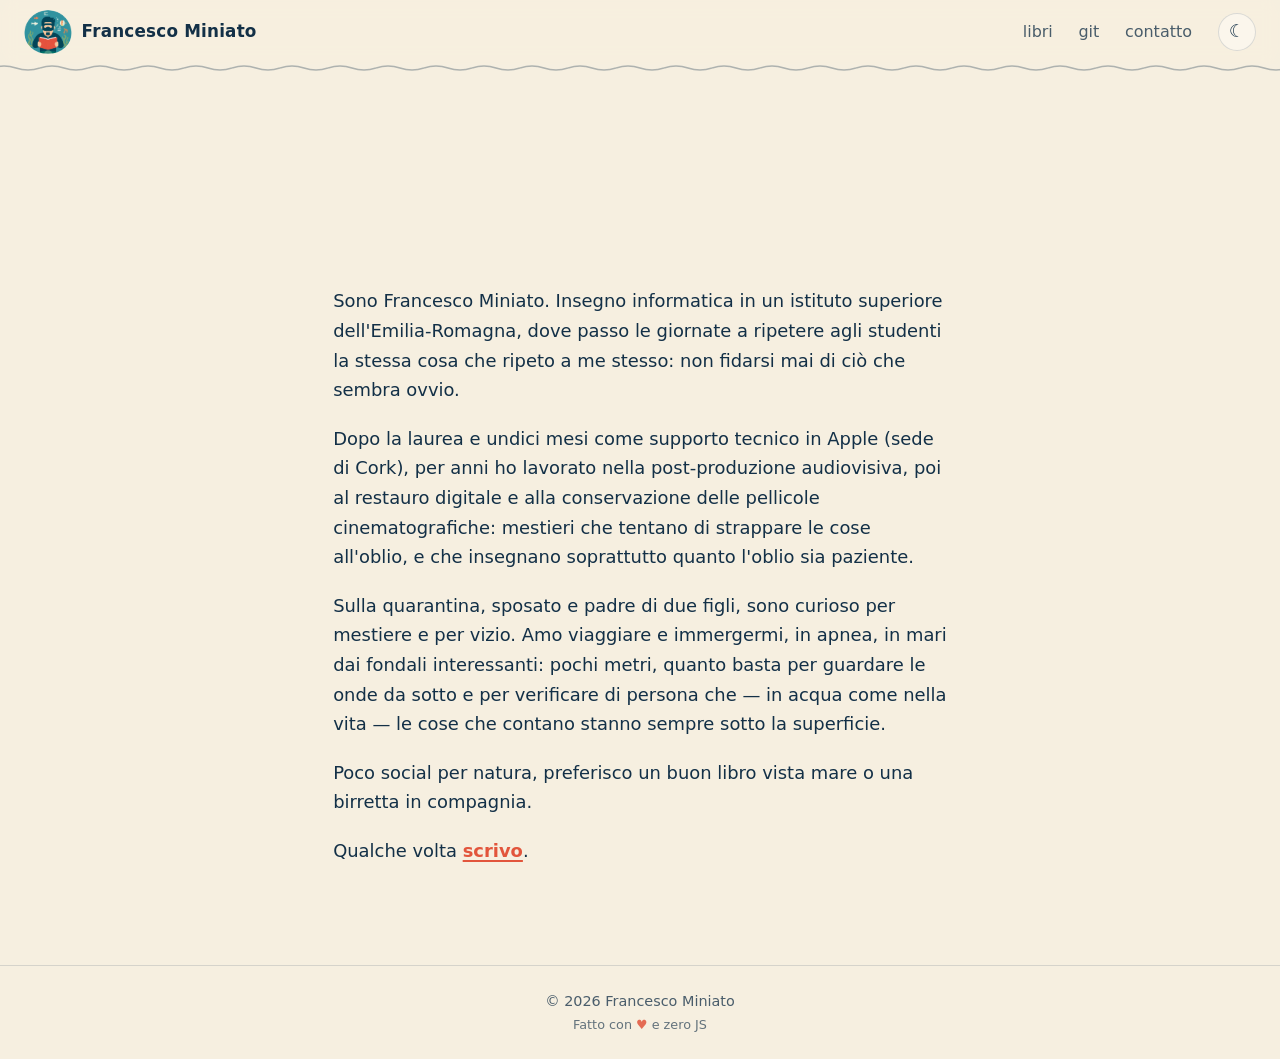
<file: index.html>
<!DOCTYPE html>
<html lang="it">
<head>
  <meta charset="UTF-8">
  <meta name="viewport" content="width=device-width, initial-scale=1.0">
  <title>Francesco Miniato — autore di "Mi fido, anzi no"</title>
  <meta name="description" content="Sito ufficiale di Francesco Miniato, autore del libro &quot;Mi fido, anzi no&quot;.">
  <meta name="author" content="Francesco Miniato">
  <link rel="icon" type="image/png" href="img/logoFM.png">
  <link rel="stylesheet" href="style.css">
</head>
<body>

  <!-- Checkbox nascosti: pilotano menu e tema in puro CSS (:has) -->
  <input type="checkbox" id="nav-toggle" class="sr-only" aria-hidden="true">
  <input type="checkbox" id="theme-toggle" class="sr-only" aria-hidden="true">

  <header class="navbar">
    <a class="brand" href="#" aria-label="Francesco Miniato — home">
      <img src="img/logoFM.png" alt="Logo di Francesco Miniato" width="48" height="45">
      <span class="brand-name">Francesco Miniato</span>
    </a>

    <!-- Hamburger: visibile solo su mobile -->
    <label for="nav-toggle" class="hamburger" aria-label="Apri o chiudi il menu">
      <span></span><span></span><span></span>
    </label>

    <nav class="nav-links" aria-label="Navigazione principale">
      <a href="libri.html">libri</a>
      <a href="https://github.com/francescominiato">git</a>
      <a href="&#109;&#97;&#105;&#108;&#116;&#111;&#58;&#102;&#114;&#97;&#110;&#99;&#101;&#115;&#99;&#111;&#46;&#109;&#105;&#110;&#105;&#97;&#116;&#111;&#64;&#116;&#117;&#116;&#97;&#109;&#97;&#105;&#108;&#46;&#99;&#111;&#109;">contatto</a>
      <!-- Selettore tema luna/sole -->
      <label for="theme-toggle" class="theme-switch" title="Cambia tema chiaro/scuro" aria-label="Cambia tema chiaro o scuro">
        <span class="icon-sun" aria-hidden="true">☀</span>
        <span class="icon-moon" aria-hidden="true">☾</span>
      </label>
    </nav>
  </header>

  <main class="content">
    <h1 class="greeting" aria-label="Ciao!">
      <span>Ciao!</span>
      <span>Hey there!</span>
      <span>¡Hola!</span>
      <span>Salut!</span>
      <span>Hallo!</span>
      <span>Olá!</span>
      <span>Hej!</span>
      <span>こんにちは</span>
    </h1>

    <section class="bio">
      <p>Sono Francesco Miniato. Insegno informatica in un istituto superiore dell'Emilia-Romagna, dove passo le giornate a ripetere agli studenti la stessa cosa che ripeto a me stesso: non fidarsi mai di ciò che sembra ovvio.</p>

      <p>Dopo la laurea e undici mesi come supporto tecnico in Apple (sede di Cork), per anni ho lavorato nella post-produzione audiovisiva, poi al restauro digitale e alla conservazione delle pellicole cinematografiche: mestieri che tentano di strappare le cose all'oblio, e che insegnano soprattutto quanto l'oblio sia paziente.</p>

      <p>Sulla quarantina, sposato e padre di due figli, sono curioso per mestiere e per vizio. Amo viaggiare e immergermi, in apnea, in mari dai fondali interessanti: pochi metri, quanto basta per guardare le onde da sotto e per verificare di persona che — in acqua come nella vita — le cose che contano stanno sempre sotto la superficie.</p>

      <p>Poco social per natura, preferisco un buon libro vista mare o una birretta in compagnia.</p>

      <p>Qualche volta <a href="libri.html">scrivo</a>.</p>

    </section>
  </main>

  <footer class="site-footer">
    <p>© <span>2026</span> Francesco Miniato</p>
    <p class="footer-note">Fatto con <span class="heart" role="img" aria-label="amore">♥</span> e zero JS</p>
  </footer>

</body>
</html>
</file>
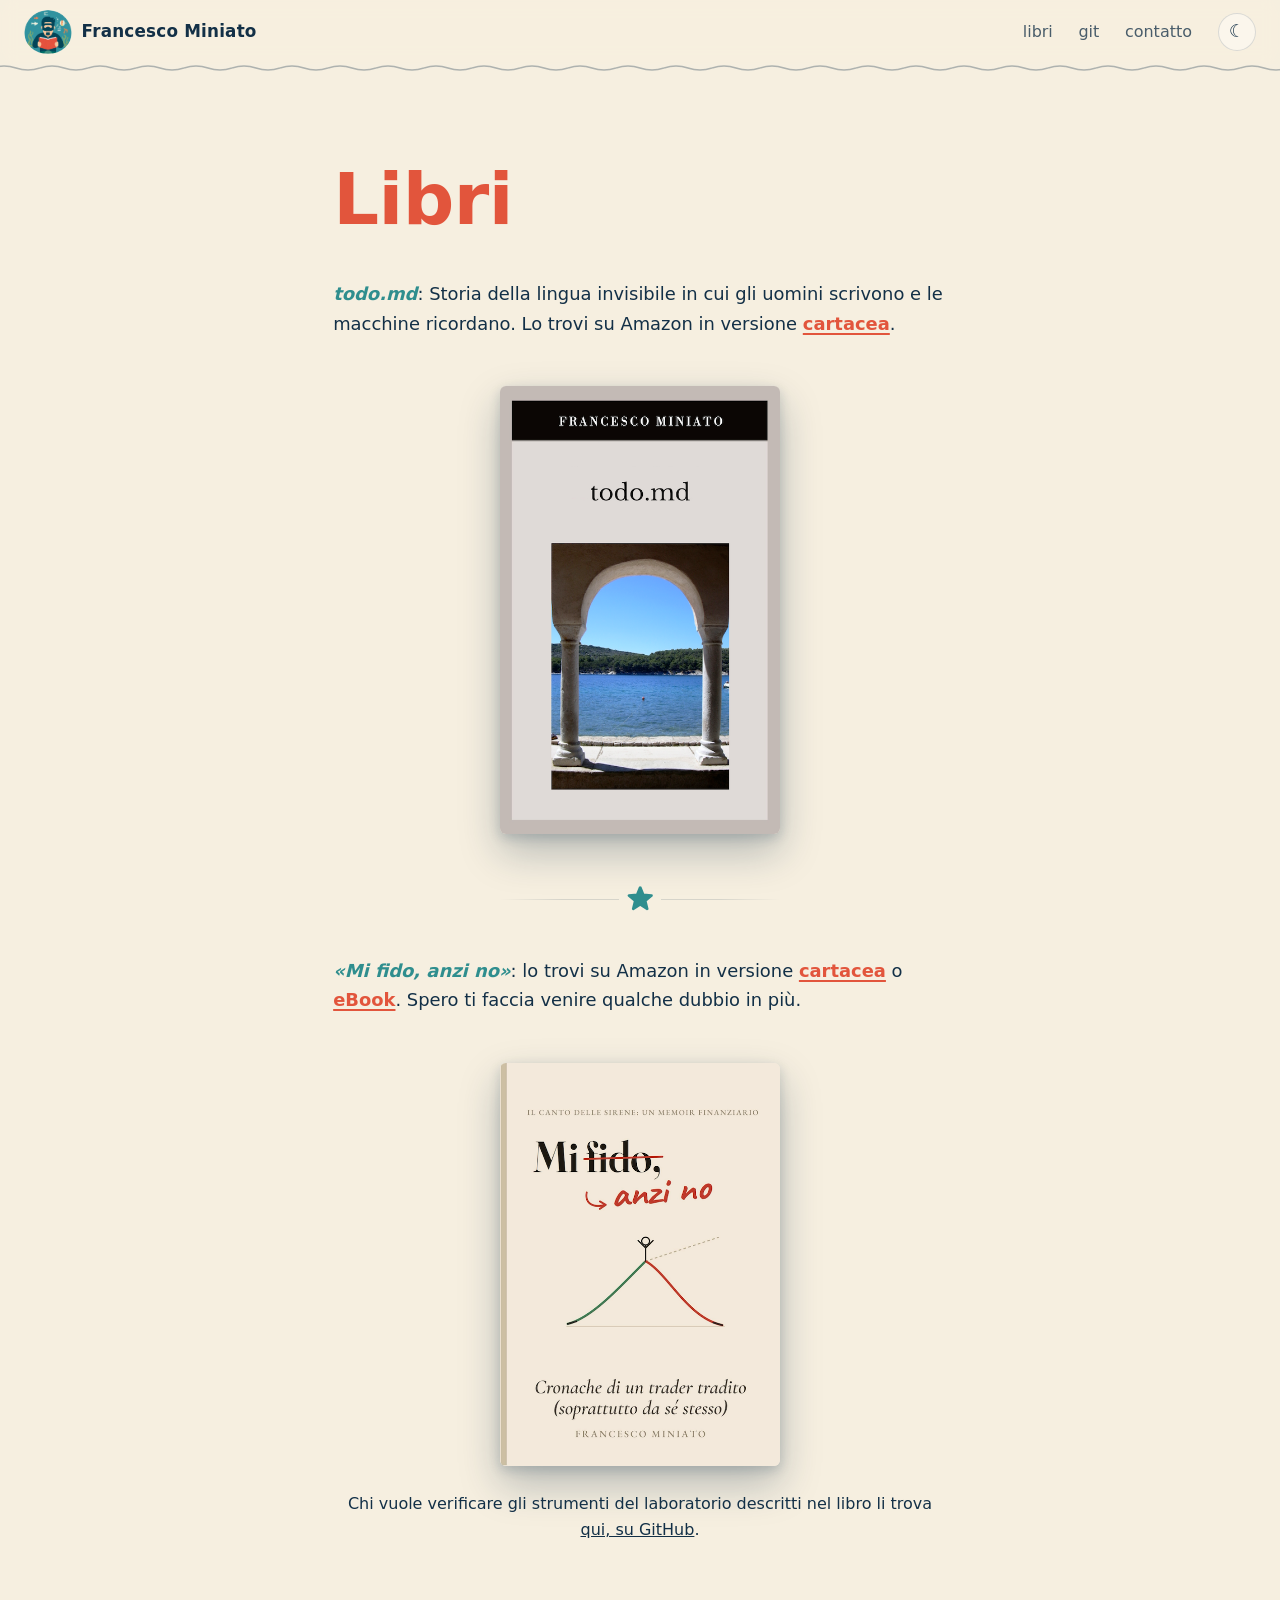
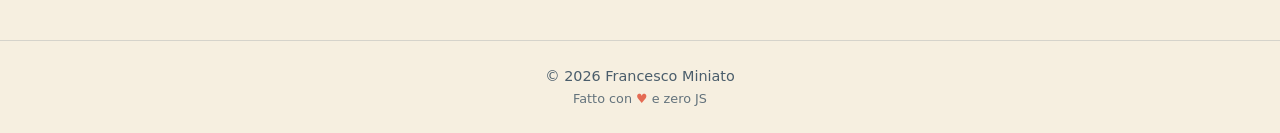
<file: libri.html>
<!DOCTYPE html>
<html lang="it">
<head>
  <meta charset="UTF-8">
  <meta name="viewport" content="width=device-width, initial-scale=1.0">
  <title>Libri — Francesco Miniato</title>
  <meta name="description" content="I libri di Francesco Miniato: «todo.md» e «Mi fido, anzi no».">
  <meta name="author" content="Francesco Miniato">
  <link rel="icon" type="image/png" href="img/logoFM.png">
  <link rel="stylesheet" href="style.css">
</head>
<body>

  <!-- Checkbox nascosti: pilotano menu e tema in puro CSS (:has) -->
  <input type="checkbox" id="nav-toggle" class="sr-only" aria-hidden="true">
  <input type="checkbox" id="theme-toggle" class="sr-only" aria-hidden="true">

  <header class="navbar">
    <a class="brand" href="index.html" aria-label="Francesco Miniato — home">
      <img src="img/logoFM.png" alt="Logo di Francesco Miniato" width="48" height="45">
      <span class="brand-name">Francesco Miniato</span>
    </a>

    <!-- Hamburger: visibile solo su mobile -->
    <label for="nav-toggle" class="hamburger" aria-label="Apri o chiudi il menu">
      <span></span><span></span><span></span>
    </label>

    <nav class="nav-links" aria-label="Navigazione principale">
      <a href="libri.html" aria-current="page">libri</a>
      <a href="https://github.com/francescominiato">git</a>
      <a href="&#109;&#97;&#105;&#108;&#116;&#111;&#58;&#102;&#114;&#97;&#110;&#99;&#101;&#115;&#99;&#111;&#46;&#109;&#105;&#110;&#105;&#97;&#116;&#111;&#64;&#116;&#117;&#116;&#97;&#109;&#97;&#105;&#108;&#46;&#99;&#111;&#109;">contatto</a>
      <!-- Selettore tema luna/sole -->
      <label for="theme-toggle" class="theme-switch" title="Cambia tema chiaro/scuro" aria-label="Cambia tema chiaro o scuro">
        <span class="icon-sun" aria-hidden="true">☀</span>
        <span class="icon-moon" aria-hidden="true">☾</span>
      </label>
    </nav>
  </header>

  <main class="content">
    <h1 class="greeting greeting--static">Libri</h1>

    <!-- Libro 1: todo.md -->
    <section class="bio">
      <p><em>todo.md</em>: Storia della lingua invisibile in cui gli uomini scrivono e le macchine ricordano. Lo trovi su Amazon in versione <a href="https://www.amazon.it/dp/B0H94H4QXG" target="_blank" rel="noopener">cartacea</a>.</p>
    </section>

    <section class="book" aria-label="Il libro «todo.md»">
      <a class="book-link" href="https://www.amazon.it/dp/B0H94H4QXG"
         target="_blank" rel="noopener"
         aria-label="Acquista «todo.md» su Amazon">
        <img class="book-cover" src="img/cover-todo-md.png"
             alt="Copertina del libro «todo.md» di Francesco Miniato"
             width="500" height="800">
      </a>
    </section>

    <hr class="book-sep" aria-hidden="true">

    <!-- Libro 2: Mi fido, anzi no -->
    <section class="bio">
      <p><em>«Mi fido, anzi no»</em>: lo trovi su Amazon in versione <a href="https://www.amazon.it/dp/B0H6883VXR" target="_blank" rel="noopener">cartacea</a> o <a href="https://www.amazon.it/dp/B0H68DQ4D7" target="_blank" rel="noopener">eBook</a>. Spero ti faccia venire qualche dubbio in più.</p>
    </section>

    <section class="book" aria-label="Il libro «Mi fido, anzi no»">
      <a class="book-link" href="https://www.amazon.it/dp/B0H6883VXR"
         target="_blank" rel="noopener"
         aria-label="Acquista «Mi fido, anzi no» su Amazon">
        <img class="book-cover" src="img/cover-mi-fido.png"
             alt="Copertina del libro «Mi fido, anzi no» di Francesco Miniato"
             width="555" height="800">
      </a>
      <p class="book-note">Chi vuole verificare gli strumenti del laboratorio descritti nel libro li trova <a href="https://github.com/francescominiato/lab-mi-fido-anzi-no">qui, su GitHub</a>.</p>
    </section>
  </main>

  <footer class="site-footer">
    <p>© <span>2026</span> Francesco Miniato</p>
    <p class="footer-note">Fatto con <span class="heart" role="img" aria-label="amore">♥</span> e zero JS</p>
  </footer>

</body>
</html>
</file>
<file: style.css>
/* ===========================================================
   Francesco Miniato — sito autore
   Solo HTML + CSS, niente JS.
   Il tema segue la preferenza di sistema (crema/blu) su tutte le pagine;
   il toggle luna/sole lo inverte per la pagina corrente.
   =========================================================== */

/* ---------- Variabili tema ----------
   Due palette sorgente (crema, blu), definite una volta sola.
   Il tema attivo è lo XOR tra preferenza di sistema e toggle:
     OS chiaro + toggle off -> crema
     OS chiaro + toggle on  -> blu
     OS scuro  + toggle off -> blu   (segue l'OS: coerente tra le pagine)
     OS scuro  + toggle on  -> crema (override manuale, per la pagina corrente) */
:root {
  /* palette crema */
  --crema-bg: #f6efe0;
  --crema-bg-soft: #efe6d2;
  --crema-surface: #fbf6ec;
  --crema-text: #133047;        /* blu profondo */
  --crema-text-soft: #4a5d6b;
  --crema-accent: #e2553c;      /* corallo (dal libro) */
  --crema-accent-2: #2f8e8e;    /* teal (dal logo) */
  --crema-border: rgba(19, 48, 71, 0.14);
  --crema-shadow: 0 6px 24px rgba(19, 48, 71, 0.10);

  /* palette blu */
  --blu-bg: #0f2a43;            /* blu, non nero */
  --blu-bg-soft: #0c233a;
  --blu-surface: #15314c;
  --blu-text: #f3ecda;          /* crema */
  --blu-text-soft: #b9c6d2;
  --blu-accent: #ff6b4f;
  --blu-accent-2: #4fb8b8;
  --blu-border: rgba(243, 236, 218, 0.16);
  --blu-shadow: 0 8px 28px rgba(0, 0, 0, 0.35);

  /* misure */
  --maxw: 65ch;
  --nav-h: 4rem;
  --radius: 14px;

  /* mappatura attiva: crema (default con OS chiaro) */
  --bg: var(--crema-bg);
  --bg-soft: var(--crema-bg-soft);
  --surface: var(--crema-surface);
  --text: var(--crema-text);
  --text-soft: var(--crema-text-soft);
  --accent: var(--crema-accent);
  --accent-2: var(--crema-accent-2);
  --border: var(--crema-border);
  --shadow: var(--crema-shadow);
  color-scheme: light;
}

/* OS chiaro + toggle acceso -> blu */
:root:has(#theme-toggle:checked) {
  --bg: var(--blu-bg);
  --bg-soft: var(--blu-bg-soft);
  --surface: var(--blu-surface);
  --text: var(--blu-text);
  --text-soft: var(--blu-text-soft);
  --accent: var(--blu-accent);
  --accent-2: var(--blu-accent-2);
  --border: var(--blu-border);
  --shadow: var(--blu-shadow);
  color-scheme: dark;
}

/* OS scuro: il blu diventa il default (coerente su tutte le pagine)
   e il toggle inverte verso il crema */
@media (prefers-color-scheme: dark) {
  :root {
    --bg: var(--blu-bg);
    --bg-soft: var(--blu-bg-soft);
    --surface: var(--blu-surface);
    --text: var(--blu-text);
    --text-soft: var(--blu-text-soft);
    --accent: var(--blu-accent);
    --accent-2: var(--blu-accent-2);
    --border: var(--blu-border);
    --shadow: var(--blu-shadow);
    color-scheme: dark;
  }

  :root:has(#theme-toggle:checked) {
    --bg: var(--crema-bg);
    --bg-soft: var(--crema-bg-soft);
    --surface: var(--crema-surface);
    --text: var(--crema-text);
    --text-soft: var(--crema-text-soft);
    --accent: var(--crema-accent);
    --accent-2: var(--crema-accent-2);
    --border: var(--crema-border);
    --shadow: var(--crema-shadow);
    color-scheme: light;
  }
}

/* ---------- Reset leggero ---------- */
*, *::before, *::after { box-sizing: border-box; }

html { scroll-behavior: smooth; }

body {
  margin: 0;
  font-family: "Segoe UI", system-ui, -apple-system, "Helvetica Neue", Arial, sans-serif;
  background: var(--bg);
  color: var(--text);
  line-height: 1.65;
  -webkit-font-smoothing: antialiased;
  transition: background-color 0.35s ease, color 0.35s ease;
}

a { color: inherit; }

/* Checkbox di controllo: fuori vista ma accessibili da tastiera */
.sr-only {
  position: absolute;
  width: 1px; height: 1px;
  padding: 0; margin: -1px;
  overflow: hidden;
  clip: rect(0 0 0 0);
  white-space: nowrap;
  border: 0;
}

/* ===========================================================
   NAVBAR
   =========================================================== */
.navbar {
  position: sticky;
  top: 0;
  z-index: 100;
  display: flex;
  align-items: center;
  justify-content: space-between;
  gap: 1rem;
  min-height: var(--nav-h);
  padding: 0.5rem 1.5rem;
  background: color-mix(in srgb, var(--bg) 88%, transparent);
  backdrop-filter: saturate(140%) blur(8px);
}

/* Separatore a onda sinusoidale sotto la navbar (stessa mask del footer).
   È decorativo: pointer-events none così non intercetta i click sul contenuto. */
.navbar::after {
  content: "";
  position: absolute;
  top: 100%;
  left: 0;
  right: 0;
  height: 8px;
  pointer-events: none;
  background: color-mix(in srgb, var(--text-soft) 42%, transparent);
  -webkit-mask: url("data:image/svg+xml,%3Csvg%20xmlns='http://www.w3.org/2000/svg'%20width='48'%20height='8'%20viewBox='0%200%2048%208'%3E%3Cpath%20d='M0%204%20Q12%200%2024%204%20T48%204'%20fill='none'%20stroke='%23fff'%20stroke-width='1.5'/%3E%3C/svg%3E") repeat-x center / 48px 8px;
          mask: url("data:image/svg+xml,%3Csvg%20xmlns='http://www.w3.org/2000/svg'%20width='48'%20height='8'%20viewBox='0%200%2048%208'%3E%3Cpath%20d='M0%204%20Q12%200%2024%204%20T48%204'%20fill='none'%20stroke='%23fff'%20stroke-width='1.5'/%3E%3C/svg%3E") repeat-x center / 48px 8px;
}

/* In mobile il menu a tendina si aggancia allo stesso punto (top:100%):
   nascondo l'onda quando il menu è aperto per evitare la sovrapposizione. */
.navbar:has(#nav-toggle:checked)::after { opacity: 0; }

.brand {
  display: inline-flex;
  align-items: center;
  gap: 0.6rem;
  text-decoration: none;
  font-weight: 700;
}

.brand img {
  display: block;
  width: 48px;
  height: auto;
  border-radius: 50%;
}

.brand-name {
  font-size: 1.05rem;
  letter-spacing: 0.2px;
}

.nav-links {
  display: flex;
  align-items: center;
  gap: 1.6rem;
}

.nav-links a {
  text-decoration: none;
  font-weight: 500;
  color: var(--text-soft);
  padding: 0.25rem 0;
  position: relative;
  transition: color 0.2s ease;
}

.nav-links a:hover,
.nav-links a:focus-visible {
  color: var(--accent);
}

.nav-links a::after {
  content: "";
  position: absolute;
  left: 0; bottom: -2px;
  width: 100%;
  height: 2px;
  background: var(--accent);
  transform: scaleX(0);
  transform-origin: left;
  transition: transform 0.22s ease;
}

.nav-links a:hover::after,
.nav-links a:focus-visible::after { transform: scaleX(1); }

/* ---------- Selettore tema luna/sole ---------- */
.theme-switch {
  cursor: pointer;
  display: inline-flex;
  align-items: center;
  justify-content: center;
  width: 2.4rem;
  height: 2.4rem;
  border-radius: 50%;
  border: 1px solid var(--border);
  background: var(--surface);
  font-size: 1.1rem;
  line-height: 1;
  user-select: none;
  transition: background 0.2s ease;
}

/* L'icona segue il tema EFFETTIVO (stessa logica XOR di sistema + toggle):
   luna quando è chiaro (= "passa allo scuro"), sole quando è scuro (= "torna al chiaro"). */

/* OS chiaro + toggle off -> crema -> luna */
.theme-switch .icon-sun { display: none; }
.theme-switch .icon-moon { display: inline; }

/* OS chiaro + toggle on -> blu -> sole */
:root:has(#theme-toggle:checked) .theme-switch .icon-sun { display: inline; }
:root:has(#theme-toggle:checked) .theme-switch .icon-moon { display: none; }

@media (prefers-color-scheme: dark) {
  /* OS scuro + toggle off -> blu -> sole */
  .theme-switch .icon-sun { display: inline; }
  .theme-switch .icon-moon { display: none; }

  /* OS scuro + toggle on -> crema -> luna */
  :root:has(#theme-toggle:checked) .theme-switch .icon-sun { display: none; }
  :root:has(#theme-toggle:checked) .theme-switch .icon-moon { display: inline; }
}

/* ---------- Hamburger ---------- */
.hamburger {
  display: none;            /* nascosto su desktop */
  flex-direction: column;
  justify-content: center;
  gap: 5px;
  width: 2.6rem;
  height: 2.6rem;
  padding: 0.5rem;
  cursor: pointer;
  border-radius: 10px;
}

.hamburger span {
  display: block;
  height: 2.5px;
  width: 100%;
  background: var(--text);
  border-radius: 2px;
  transition: transform 0.3s ease, opacity 0.3s ease;
}

/* ===========================================================
   CONTENUTO
   =========================================================== */
.content {
  max-width: var(--maxw);
  margin: 0 auto;
  padding: clamp(2.5rem, 8vw, 6rem) 1.5rem 3rem;
}

/* ---------- Saluto animato (ciclo no-JS) ---------- */
.greeting {
  position: relative;
  min-height: 1.2em;
  margin: 0 0 2.5rem;
  font-size: clamp(2.6rem, 9vw, 4.5rem);
  font-weight: 800;
  line-height: 1.1;
  color: var(--accent);
  letter-spacing: -0.5px;
}

.greeting span {
  position: absolute;
  left: 0;
  top: 0;
  opacity: 0;
  white-space: nowrap;
  animation: greet 24s infinite;
}

/* 8 saluti × 3s ciascuno = 24s, delay scaglionato */
.greeting span:nth-child(1) { animation-delay: 0s; }
.greeting span:nth-child(2) { animation-delay: 3s; }
.greeting span:nth-child(3) { animation-delay: 6s; }
.greeting span:nth-child(4) { animation-delay: 9s; }
.greeting span:nth-child(5) { animation-delay: 12s; }
.greeting span:nth-child(6) { animation-delay: 15s; }
.greeting span:nth-child(7) { animation-delay: 18s; }
.greeting span:nth-child(8) { animation-delay: 21s; }

@keyframes greet {
  0%    { opacity: 0; transform: translateY(10px); }
  2.5%  { opacity: 1; transform: translateY(0); }
  10%   { opacity: 1; transform: translateY(0); }
  12.5% { opacity: 0; transform: translateY(-10px); }
  100%  { opacity: 0; transform: translateY(-10px); }
}

/* ---------- Titolo statico di pagina (stile "Ciao" senza rotazione) ---------- */
.greeting--static {
  min-height: 0;          /* niente riserva d'altezza per gli span animati */
}

/* ---------- Separatore tra i libri ---------- */
/* La linea ha un "buco" trasparente al centro (niente patch opaca dietro la
   stella): così non interferisce con l'ombra della cover in hover. */
.book-sep {
  border: 0;
  height: 1px;
  width: min(280px, 70%);
  margin: 3.5rem auto;
  background: linear-gradient(to right,
    transparent 0,
    var(--border) 22%,
    var(--border) calc(50% - 1.3rem),
    transparent calc(50% - 1.3rem),
    transparent calc(50% + 1.3rem),
    var(--border) calc(50% + 1.3rem),
    var(--border) 78%,
    transparent 100%);
  position: relative;
  overflow: visible;
}

/* Stella marina disegnata in SVG: eredita il colore-accento e cambia col tema */
.book-sep::after {
  content: "";
  position: absolute;
  top: 50%;
  left: 50%;
  transform: translate(-50%, -50%);
  width: 1.6rem;
  height: 1.6rem;
  background-color: var(--accent-2);
  -webkit-mask: url("data:image/svg+xml,%3Csvg%20xmlns='http://www.w3.org/2000/svg'%20viewBox='0%200%20100%20100'%3E%3Cpath%20d='M50,5%20L61.8,33.8%20L92.8,36.1%20L69,56.2%20L76.4,86.4%20L50,70%20L23.6,86.4%20L31,56.2%20L7.2,36.1%20L38.2,33.8%20Z'%20fill='black'%20stroke='black'%20stroke-width='10'%20stroke-linejoin='round'/%3E%3C/svg%3E") center / contain no-repeat;
  mask: url("data:image/svg+xml,%3Csvg%20xmlns='http://www.w3.org/2000/svg'%20viewBox='0%200%20100%20100'%3E%3Cpath%20d='M50,5%20L61.8,33.8%20L92.8,36.1%20L69,56.2%20L76.4,86.4%20L50,70%20L23.6,86.4%20L31,56.2%20L7.2,36.1%20L38.2,33.8%20Z'%20fill='black'%20stroke='black'%20stroke-width='10'%20stroke-linejoin='round'/%3E%3C/svg%3E") center / contain no-repeat;
  transition: background-color 0.35s ease;
}

/* ---------- Bio ---------- */
.bio p {
  margin: 0 0 1.2rem;
  font-size: 1.12rem;
  color: var(--text);
}

.bio em { color: var(--accent-2); font-style: italic; font-weight: 700; }

/* Link nel testo: corallo + sottolineatura → inequivocabilmente cliccabili,
   distinti dal titolo in corsivo teal (che è solo enfasi, non un link) */
.bio a {
  color: var(--accent);
  text-decoration: underline;
  text-underline-offset: 3px;
  text-decoration-thickness: 1.5px;
  font-weight: 600;
  transition: color 0.2s ease;
}

.bio a:hover,
.bio a:focus-visible { color: var(--accent-2); }

/* ---------- Copertina libro ---------- */
.book {
  margin-top: 3rem;
  text-align: center;
}

.book-cover {
  display: inline-block;
  width: min(280px, 70%);
  height: auto;
  border-radius: 6px;
  /* Ombra marcata: stacca la copertina dallo sfondo crema */
  box-shadow: 0 18px 40px rgba(19, 48, 71, 0.28),
              0 4px 12px rgba(19, 48, 71, 0.18);
  transition: transform 0.3s ease, box-shadow 0.3s ease;
}

.book-cover:hover {
  transform: translateY(-8px);
  box-shadow: 0 30px 56px rgba(19, 48, 71, 0.36),
              0 8px 18px rgba(19, 48, 71, 0.24);
}

/* Nel tema scuro l'ombra blu sparirebbe: la rendo morbida e scura */
:root:has(#theme-toggle:checked) .book-cover {
  box-shadow: 0 18px 44px rgba(0, 0, 0, 0.55);
}

:root:has(#theme-toggle:checked) .book-cover:hover {
  box-shadow: 0 26px 56px rgba(0, 0, 0, 0.6);
}

/* ===========================================================
   FOOTER
   =========================================================== */
.site-footer {
  border-top: 1px solid var(--border);
  margin-top: 2rem;
  padding: 1.5rem;
  text-align: center;
  color: var(--text-soft);
  font-size: 0.9rem;
}

.site-footer p { margin: 0; }

.footer-note {
  margin-top: 0.4rem;
  font-size: 0.8rem;
  opacity: 0.85;
}

.footer-note .heart { color: var(--accent); }

/* ===========================================================
   MOBILE (hamburger)
   =========================================================== */
@media (max-width: 720px) {
  .hamburger { display: flex; }

  .nav-links {
    position: absolute;
    top: 100%;
    right: 0;
    left: 0;
    flex-direction: column;
    align-items: flex-start;
    gap: 0.4rem;
    padding: 1rem 1.5rem 1.5rem;
    background: var(--surface);
    border-bottom: 1px solid var(--border);
    box-shadow: var(--shadow);

    /* chiuso di default */
    max-height: 0;
    opacity: 0;
    overflow: hidden;
    pointer-events: none;
    transition: max-height 0.3s ease, opacity 0.25s ease;
  }

  /* aperto quando il checkbox del menu è attivo */
  .navbar:has(#nav-toggle:checked) .nav-links,
  body:has(#nav-toggle:checked) .nav-links {
    max-height: 22rem;
    opacity: 1;
    pointer-events: auto;
  }

  .nav-links a { padding: 0.5rem 0; font-size: 1.05rem; }

  .theme-switch { margin-top: 0.5rem; }

  /* hamburger -> X quando aperto */
  body:has(#nav-toggle:checked) .hamburger span:nth-child(1) { transform: translateY(7.5px) rotate(45deg); }
  body:has(#nav-toggle:checked) .hamburger span:nth-child(2) { opacity: 0; }
  body:has(#nav-toggle:checked) .hamburger span:nth-child(3) { transform: translateY(-7.5px) rotate(-45deg); }

  .brand-name { font-size: 0.95rem; }
}

/* ===========================================================
   ACCESSIBILITÀ
   =========================================================== */
:focus-visible {
  outline: 3px solid var(--accent-2);
  outline-offset: 3px;
  border-radius: 6px;
}

@media (prefers-reduced-motion: reduce) {
  * { transition: none !important; }

  .greeting span { animation: none; }
  .greeting span:nth-child(1) { opacity: 1; position: relative; } /* mostra un solo saluto */
}
</file>
